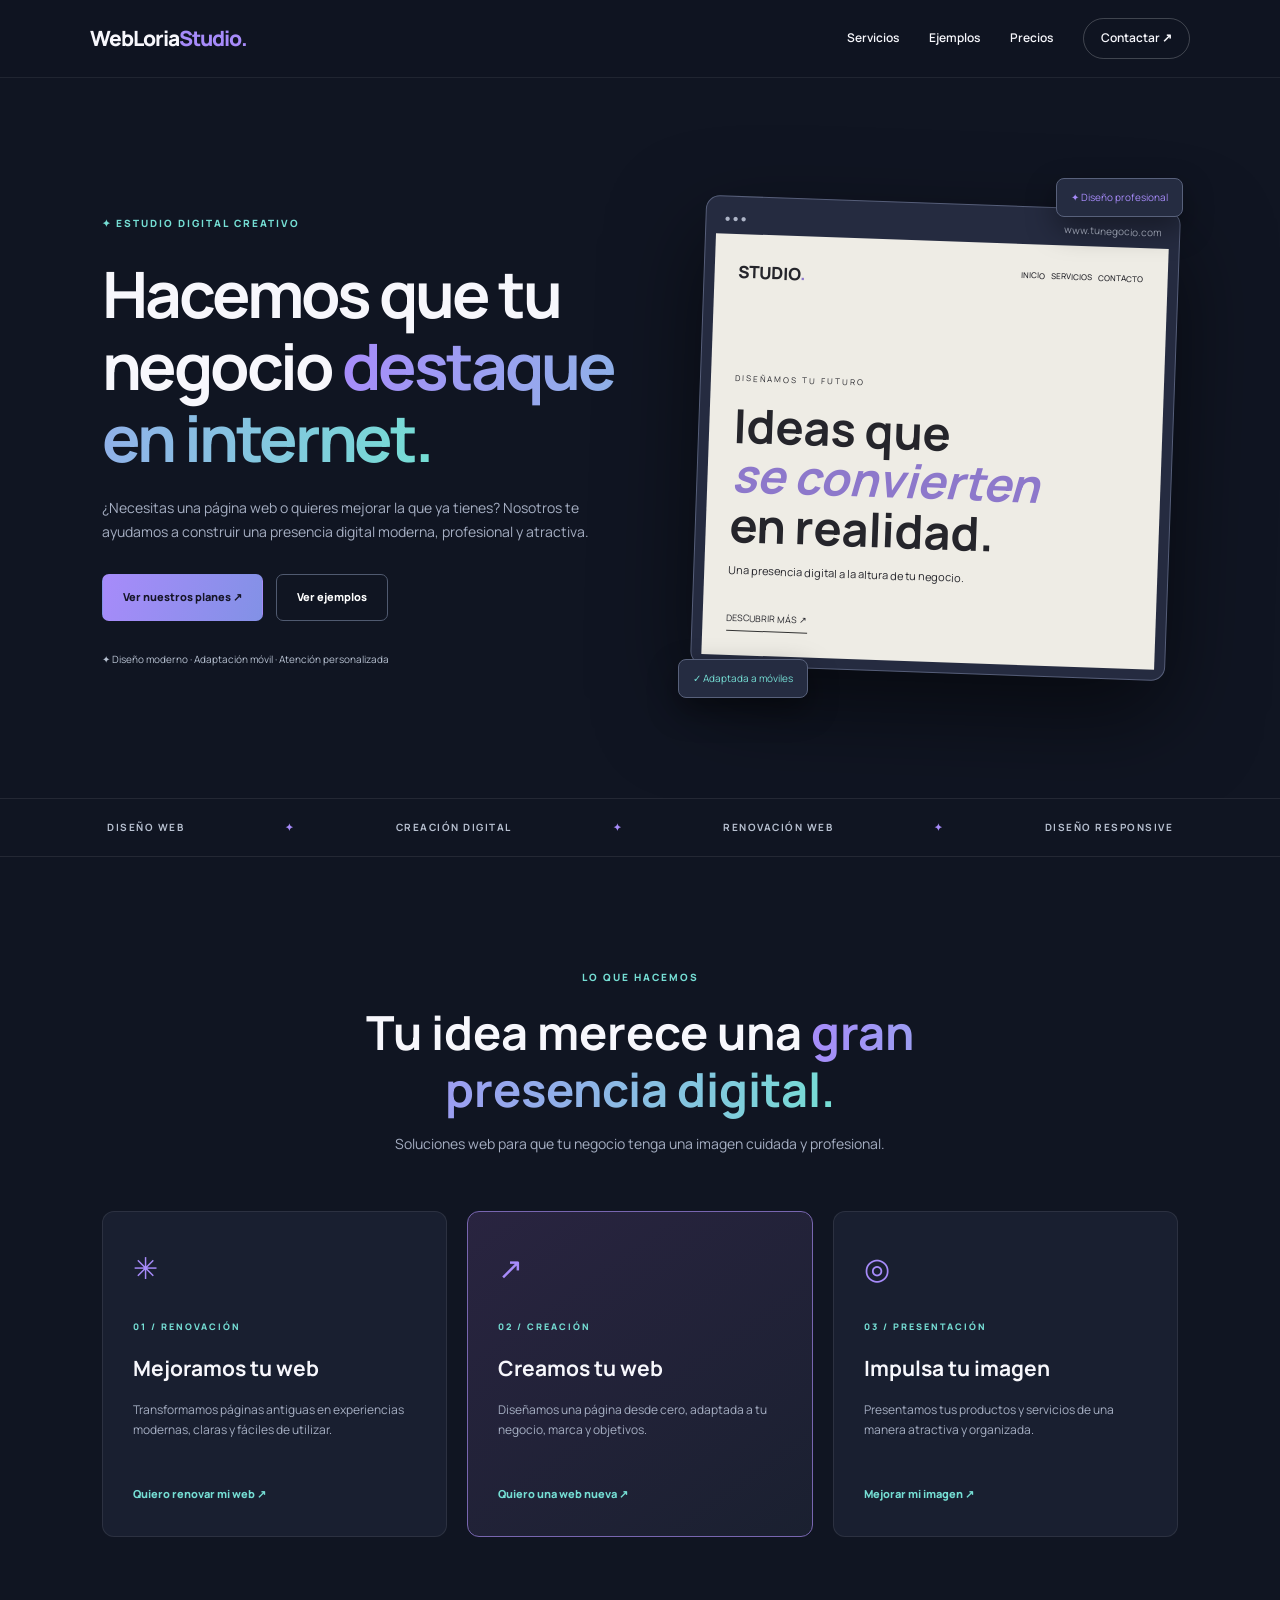
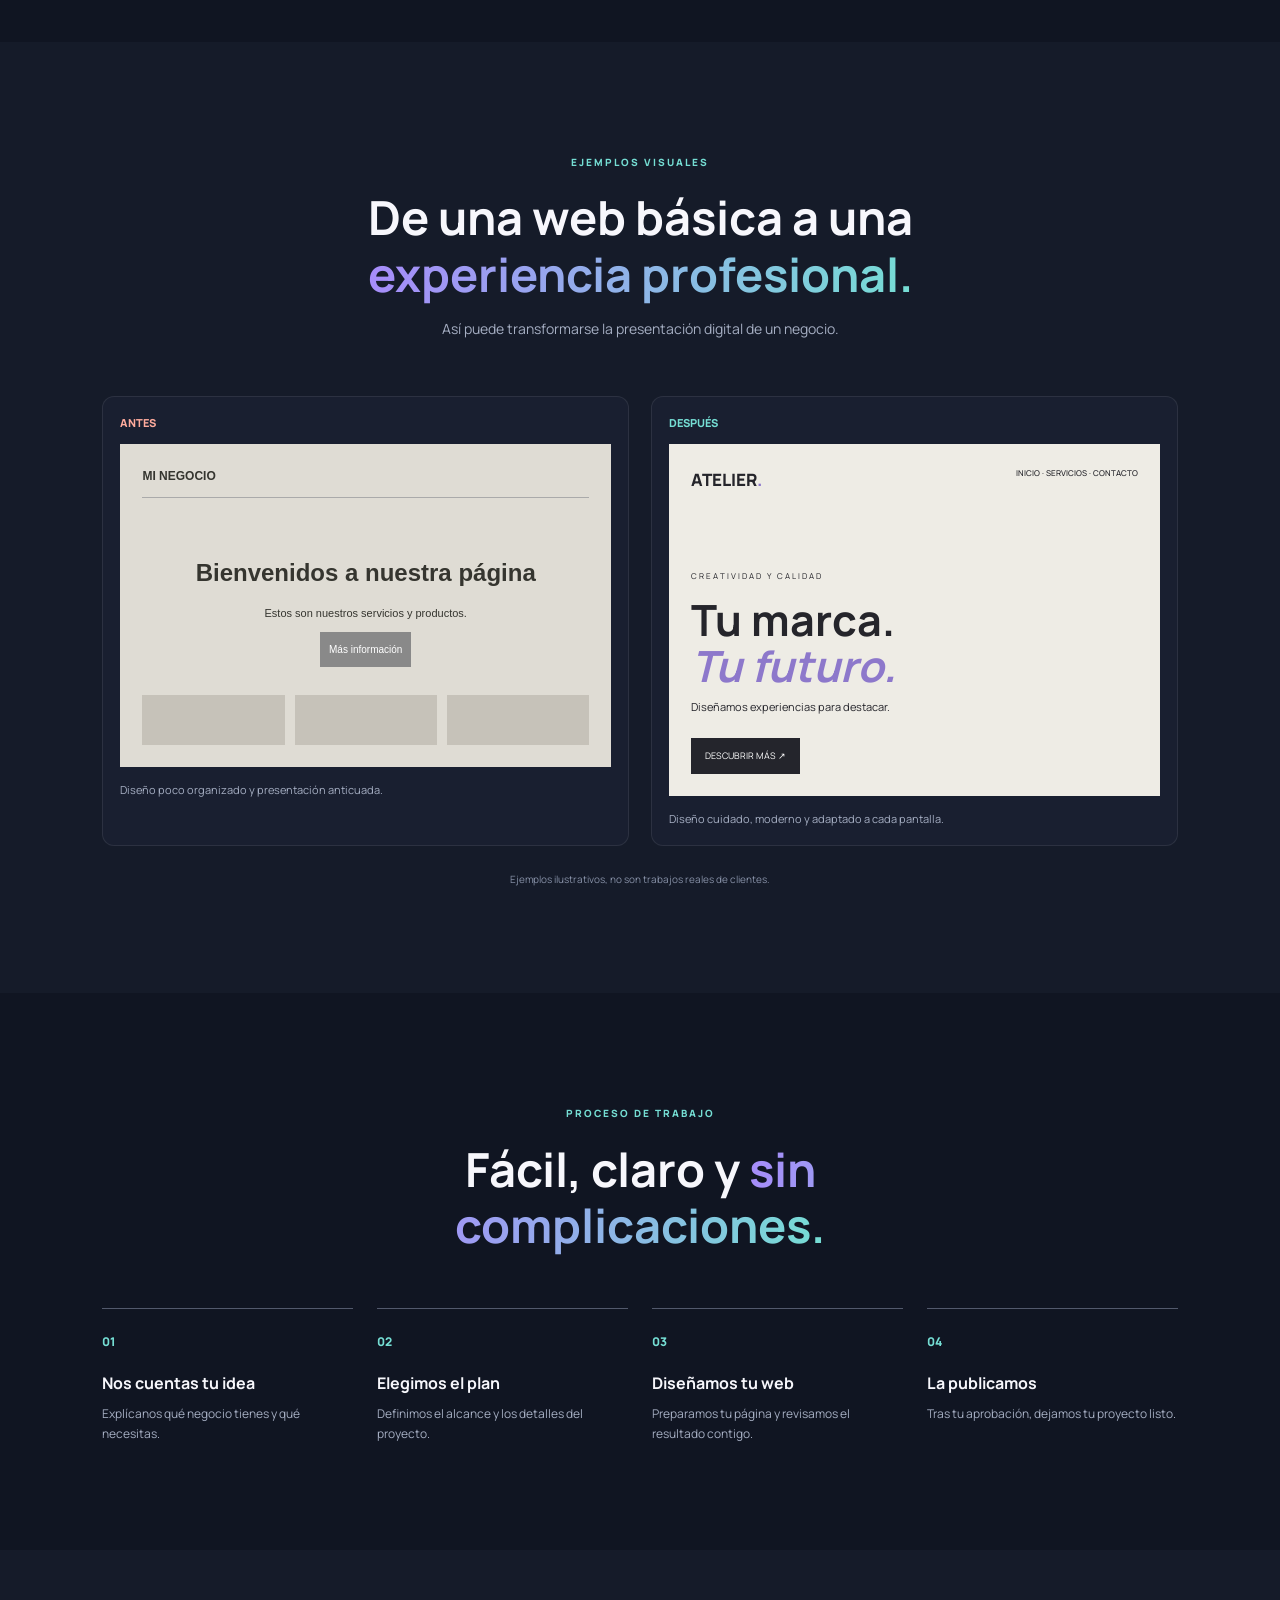
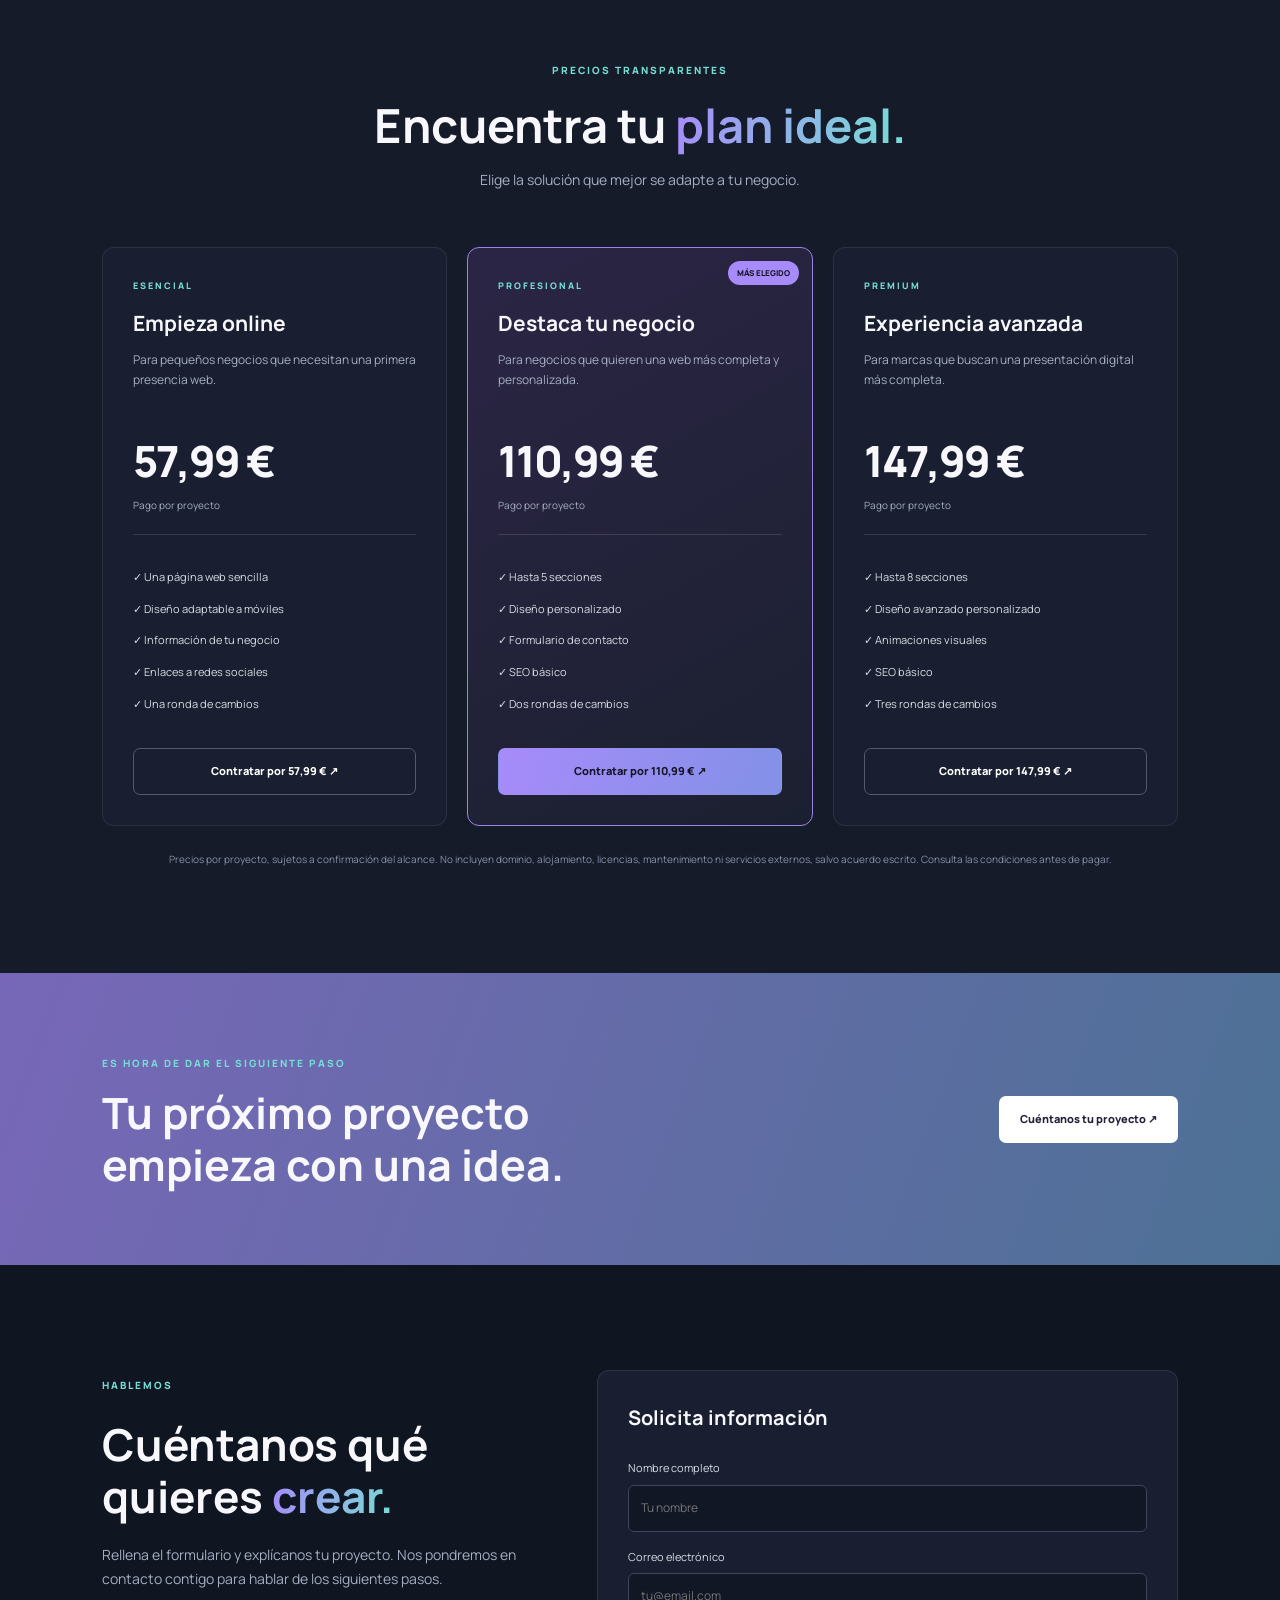
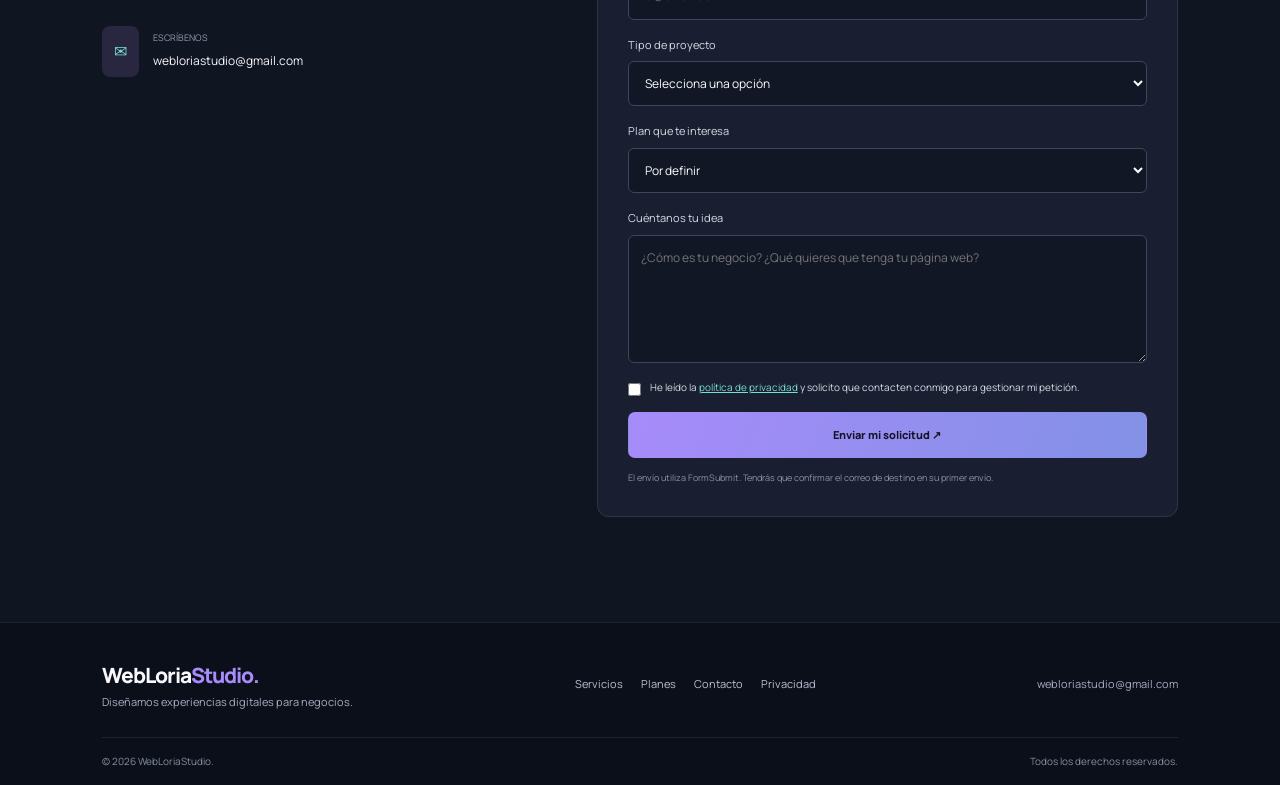
<file: index.html>
<!DOCTYPE html>
<html lang="es">
<head>
<meta charset="UTF-8">
<meta name="viewport" content="width=device-width, initial-scale=1">
<meta name="theme-color" content="#101522">
<meta name="description" content="WebLoriaStudio crea y mejora páginas web profesionales para negocios, autónomos y marcas.">
<title>WebLoriaStudio | Creamos webs para tu negocio</title>
<link rel="stylesheet" href="styles.css">
<link rel="preconnect" href="https://fonts.googleapis.com">
<link href="https://fonts.googleapis.com/css2?family=Manrope:wght@400;500;600;700;800&display=swap" rel="stylesheet">
</head>
<body>

<header class="header">
  <a class="logo" href="#inicio">WebLoria<span>Studio.</span></a>
  <button class="menu-toggle" aria-label="Abrir menú" aria-expanded="false">☰</button>
  <nav class="nav">
    <a href="#servicios">Servicios</a>
    <a href="#proyectos">Ejemplos</a>
    <a href="#planes">Precios</a>
    <a href="#contacto" class="nav-cta">Contactar ↗</a>
  </nav>
</header>

<main>
<section class="hero" id="inicio">
  <div class="hero-content reveal">
    <span class="eyebrow">✦ ESTUDIO DIGITAL CREATIVO</span>
    <h1>Hacemos que tu negocio <span>destaque en internet.</span></h1>
    <p>¿Necesitas una página web o quieres mejorar la que ya tienes? Nosotros te ayudamos a construir una presencia digital moderna, profesional y atractiva.</p>
    <div class="hero-actions">
      <a href="#planes" class="button primary">Ver nuestros planes ↗</a>
      <a href="#proyectos" class="button outline">Ver ejemplos</a>
    </div>
    <div class="trust-line">✦ Diseño moderno · Adaptación móvil · Atención personalizada</div>
  </div>
  <div class="hero-art reveal">
    <div class="mockup">
      <div class="browser-bar"><span>● ● ●</span><span>www.tunegocio.com</span></div>
      <div class="mockup-page">
        <div class="mockup-nav">STUDIO<span>.</span><small>INICIO &nbsp; SERVICIOS &nbsp; CONTACTO</small></div>
        <div class="mockup-content">
          <small>DISEÑAMOS TU FUTURO</small>
          <h2>Ideas que<br><i>se convierten</i><br>en realidad.</h2>
          <p>Una presencia digital a la altura de tu negocio.</p>
          <span class="mockup-link">DESCUBRIR MÁS ↗</span>
        </div>
      </div>
    </div>
    <div class="floating-note note-one">✦ Diseño profesional</div>
    <div class="floating-note note-two">✓ Adaptada a móviles</div>
  </div>
</section>

<div class="ticker">
  <span>DISEÑO WEB</span><span>✦</span>
  <span>CREACIÓN DIGITAL</span><span>✦</span>
  <span>RENOVACIÓN WEB</span><span>✦</span>
  <span>DISEÑO RESPONSIVE</span>
</div>

<section class="section" id="servicios">
  <div class="section-heading reveal">
    <span class="eyebrow">LO QUE HACEMOS</span>
    <h2>Tu idea merece una <span>gran presencia digital.</span></h2>
    <p>Soluciones web para que tu negocio tenga una imagen cuidada y profesional.</p>
  </div>
  <div class="service-grid">
    <article class="service-card reveal">
      <div class="service-icon">✳</div>
      <span class="card-number">01 / RENOVACIÓN</span>
      <h3>Mejoramos tu web</h3>
      <p>Transformamos páginas antiguas en experiencias modernas, claras y fáciles de utilizar.</p>
      <a href="#contacto">Quiero renovar mi web ↗</a>
    </article>
    <article class="service-card highlighted reveal">
      <div class="service-icon">↗</div>
      <span class="card-number">02 / CREACIÓN</span>
      <h3>Creamos tu web</h3>
      <p>Diseñamos una página desde cero, adaptada a tu negocio, marca y objetivos.</p>
      <a href="#contacto">Quiero una web nueva ↗</a>
    </article>
    <article class="service-card reveal">
      <div class="service-icon">◎</div>
      <span class="card-number">03 / PRESENTACIÓN</span>
      <h3>Impulsa tu imagen</h3>
      <p>Presentamos tus productos y servicios de una manera atractiva y organizada.</p>
      <a href="#contacto">Mejorar mi imagen ↗</a>
    </article>
  </div>
</section>

<section class="section dark-section" id="proyectos">
  <div class="section-heading reveal">
    <span class="eyebrow">EJEMPLOS VISUALES</span>
    <h2>De una web básica a una <span>experiencia profesional.</span></h2>
    <p>Así puede transformarse la presentación digital de un negocio.</p>
  </div>
  <div class="examples-grid">
    <article class="example-card reveal">
      <span class="before">ANTES</span>
      <div class="demo old-demo">
        <h3>MI NEGOCIO</h3>
        <hr>
        <h2>Bienvenidos a nuestra página</h2>
        <p>Estos son nuestros servicios y productos.</p>
        <button>Más información</button>
        <div class="old-boxes"><i></i><i></i><i></i></div>
      </div>
      <p>Diseño poco organizado y presentación anticuada.</p>
    </article>
    <article class="example-card reveal">
      <span class="after">DESPUÉS</span>
      <div class="demo new-demo">
        <div class="demo-nav">ATELIER<span>.</span><small>INICIO · SERVICIOS · CONTACTO</small></div>
        <div class="demo-content">
          <small>CREATIVIDAD Y CALIDAD</small>
          <h2>Tu marca.<br><i>Tu futuro.</i></h2>
          <p>Diseñamos experiencias para destacar.</p>
          <button>DESCUBRIR MÁS ↗</button>
        </div>
      </div>
      <p>Diseño cuidado, moderno y adaptado a cada pantalla.</p>
    </article>
  </div>
  <p class="disclaimer">Ejemplos ilustrativos, no son trabajos reales de clientes.</p>
</section>

<section class="section">
  <div class="section-heading reveal">
    <span class="eyebrow">PROCESO DE TRABAJO</span>
    <h2>Fácil, claro y <span>sin complicaciones.</span></h2>
  </div>
  <div class="steps">
    <article class="step reveal"><span>01</span><h3>Nos cuentas tu idea</h3><p>Explícanos qué negocio tienes y qué necesitas.</p></article>
    <article class="step reveal"><span>02</span><h3>Elegimos el plan</h3><p>Definimos el alcance y los detalles del proyecto.</p></article>
    <article class="step reveal"><span>03</span><h3>Diseñamos tu web</h3><p>Preparamos tu página y revisamos el resultado contigo.</p></article>
    <article class="step reveal"><span>04</span><h3>La publicamos</h3><p>Tras tu aprobación, dejamos tu proyecto listo.</p></article>
  </div>
</section>

<section class="section dark-section" id="planes">
  <div class="section-heading reveal">
    <span class="eyebrow">PRECIOS TRANSPARENTES</span>
    <h2>Encuentra tu <span>plan ideal.</span></h2>
    <p>Elige la solución que mejor se adapte a tu negocio.</p>
  </div>

  <div class="pricing-grid">
    <article class="price-card reveal">
      <span class="plan-label">ESENCIAL</span>
      <h3>Empieza online</h3>
      <p>Para pequeños negocios que necesitan una primera presencia web.</p>
      <div class="price">57,99 €</div>
      <span class="price-note">Pago por proyecto</span>
      <hr>
      <ul>
        <li>✓ Una página web sencilla</li>
        <li>✓ Diseño adaptable a móviles</li>
        <li>✓ Información de tu negocio</li>
        <li>✓ Enlaces a redes sociales</li>
        <li>✓ Una ronda de cambios</li>
      </ul>
      <a class="button outline full" href="https://buy.stripe.com/3cI6oJ6O9dQdf0k2Py6Ri04">Contratar por 57,99 € ↗</a>
    </article>

    <article class="price-card featured-price reveal">
      <span class="popular">MÁS ELEGIDO</span>
      <span class="plan-label">PROFESIONAL</span>
      <h3>Destaca tu negocio</h3>
      <p>Para negocios que quieren una web más completa y personalizada.</p>
      <div class="price">110,99 €</div>
      <span class="price-note">Pago por proyecto</span>
      <hr>
      <ul>
        <li>✓ Hasta 5 secciones</li>
        <li>✓ Diseño personalizado</li>
        <li>✓ Formulario de contacto</li>
        <li>✓ SEO básico</li>
        <li>✓ Dos rondas de cambios</li>
      </ul>
      <a class="button primary full" href="https://buy.stripe.com/4gM14p3BXcM9dWg2Py6Ri05">Contratar por 110,99 € ↗</a>
    </article>

    <article class="price-card reveal">
      <span class="plan-label">PREMIUM</span>
      <h3>Experiencia avanzada</h3>
      <p>Para marcas que buscan una presentación digital más completa.</p>
      <div class="price">147,99 €</div>
      <span class="price-note">Pago por proyecto</span>
      <hr>
      <ul>
        <li>✓ Hasta 8 secciones</li>
        <li>✓ Diseño avanzado personalizado</li>
        <li>✓ Animaciones visuales</li>
        <li>✓ SEO básico</li>
        <li>✓ Tres rondas de cambios</li>
      </ul>
      <a class="button outline full" href="https://buy.stripe.com/28E5kF3BXaE119uduc6Ri06">Contratar por 147,99 € ↗</a>
    </article>
  </div>
  <p class="disclaimer">Precios por proyecto, sujetos a confirmación del alcance. No incluyen dominio, alojamiento, licencias, mantenimiento ni servicios externos, salvo acuerdo escrito. Consulta las condiciones antes de pagar.</p>
</section>

<section class="banner">
  <div>
    <span class="eyebrow">ES HORA DE DAR EL SIGUIENTE PASO</span>
    <h2>Tu próximo proyecto<br>empieza con una idea.</h2>
  </div>
  <a href="#contacto" class="button light-button">Cuéntanos tu proyecto ↗</a>
</section>

<section class="section contact-section" id="contacto">
  <div class="contact-copy reveal">
    <span class="eyebrow">HABLEMOS</span>
    <h2>Cuéntanos qué quieres <span>crear.</span></h2>
    <p>Rellena el formulario y explícanos tu proyecto. Nos pondremos en contacto contigo para hablar de los siguientes pasos.</p>
    <div class="contact-email">
      <span>✉</span>
      <div><small>ESCRÍBENOS</small><a href="mailto:webloriastudio@gmail.com">webloriastudio@gmail.com</a></div>
    </div>
  </div>

  <form class="contact-form reveal" action="https://formsubmit.co/webloriastudio@gmail.com" method="POST">
    <input type="hidden" name="_subject" value="Nueva solicitud - WebLoriaStudio">
    <input type="hidden" name="_template" value="table">
    <input type="hidden" name="_captcha" value="true">

    <h3>Solicita información</h3>
    <label>Nombre completo
      <input name="Nombre" type="text" maxlength="100" required placeholder="Tu nombre">
    </label>
    <label>Correo electrónico
      <input name="Email" type="email" maxlength="160" required placeholder="tu@email.com">
    </label>
    <label>Tipo de proyecto
      <select name="Servicio" required>
        <option value="">Selecciona una opción</option>
        <option>Crear una página web</option>
        <option>Mejorar una página existente</option>
        <option>Otro servicio</option>
      </select>
    </label>
    <label>Plan que te interesa
      <select name="Plan">
        <option>Por definir</option>
        <option>Esencial - 57,99 €</option>
        <option>Profesional - 110,99 €</option>
        <option>Premium - 147,99 €</option>
      </select>
    </label>
    <label>Cuéntanos tu idea
      <textarea name="Mensaje" rows="5" maxlength="3000" required placeholder="¿Cómo es tu negocio? ¿Qué quieres que tenga tu página web?"></textarea>
    </label>
    <label class="consent">
      <input type="checkbox" name="Aceptacion_privacidad" value="Aceptada" required>
      <span>He leído la <a href="privacidad.html" target="_blank">política de privacidad</a> y solicito que contacten conmigo para gestionar mi petición.</span>
    </label>
    <button class="button primary full" type="submit">Enviar mi solicitud ↗</button>
    <small class="form-note">El envío utiliza FormSubmit. Tendrás que confirmar el correo de destino en su primer envío.</small>
  </form>
</section>
</main>

<footer>
  <div class="footer-main">
    <div><a class="logo" href="#inicio">WebLoria<span>Studio.</span></a><p>Diseñamos experiencias digitales para negocios.</p></div>
    <div class="footer-links">
      <a href="#servicios">Servicios</a>
      <a href="#planes">Planes</a>
      <a href="#contacto">Contacto</a>
      <a href="privacidad.html">Privacidad</a>
    </div>
    <a href="mailto:webloriastudio@gmail.com">webloriastudio@gmail.com</a>
  </div>
  <div class="footer-bottom">
    <span>© <span id="year"></span> WebLoriaStudio.</span>
    <span>Todos los derechos reservados.</span>
  </div>
</footer>

<script src="script.js"></script>
</body>
</html>
</file>
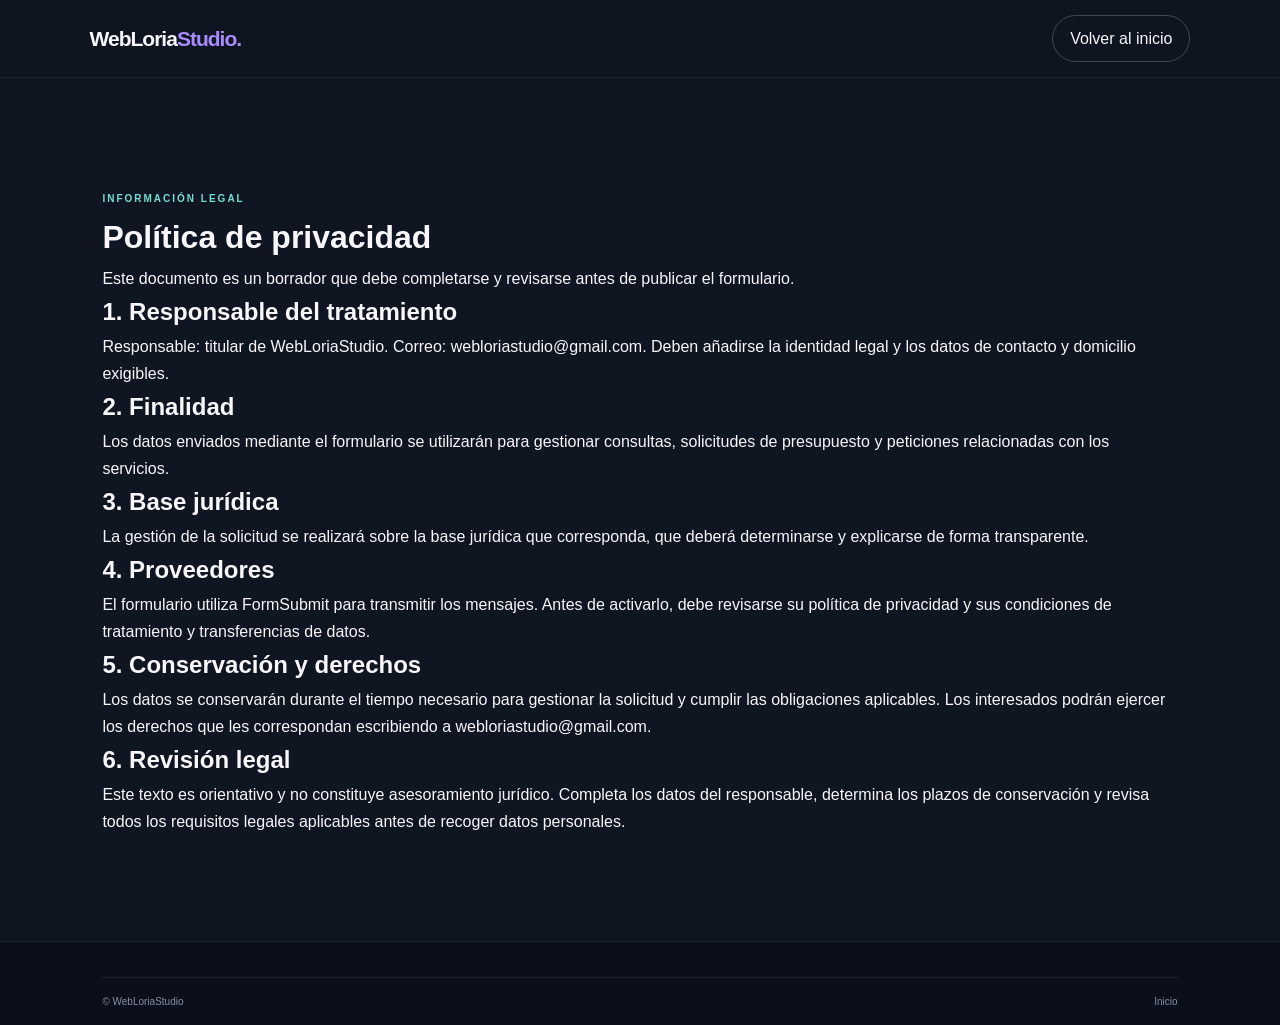
<file: privacidad.html>
<!DOCTYPE html>
<html lang="es">
<head>
<meta charset="UTF-8">
<meta name="viewport" content="width=device-width, initial-scale=1">
<title>Privacidad | WebLoriaStudio</title>
<link rel="stylesheet" href="styles.css">
</head>
<body>
<header class="header">
  <a class="logo" href="index.html">WebLoria<span>Studio.</span></a>
  <a href="index.html" class="nav-cta">Volver al inicio</a>
</header>

<main class="section">
  <span class="eyebrow">INFORMACIÓN LEGAL</span>
  <h1>Política de privacidad</h1>
  <p>Este documento es un borrador que debe completarse y revisarse antes de publicar el formulario.</p>

  <h2>1. Responsable del tratamiento</h2>
  <p>Responsable: titular de WebLoriaStudio. Correo: webloriastudio@gmail.com. Deben añadirse la identidad legal y los datos de contacto y domicilio exigibles.</p>

  <h2>2. Finalidad</h2>
  <p>Los datos enviados mediante el formulario se utilizarán para gestionar consultas, solicitudes de presupuesto y peticiones relacionadas con los servicios.</p>

  <h2>3. Base jurídica</h2>
  <p>La gestión de la solicitud se realizará sobre la base jurídica que corresponda, que deberá determinarse y explicarse de forma transparente.</p>

  <h2>4. Proveedores</h2>
  <p>El formulario utiliza FormSubmit para transmitir los mensajes. Antes de activarlo, debe revisarse su política de privacidad y sus condiciones de tratamiento y transferencias de datos.</p>

  <h2>5. Conservación y derechos</h2>
  <p>Los datos se conservarán durante el tiempo necesario para gestionar la solicitud y cumplir las obligaciones aplicables. Los interesados podrán ejercer los derechos que les correspondan escribiendo a webloriastudio@gmail.com.</p>

  <h2>6. Revisión legal</h2>
  <p>Este texto es orientativo y no constituye asesoramiento jurídico. Completa los datos del responsable, determina los plazos de conservación y revisa todos los requisitos legales aplicables antes de recoger datos personales.</p>
</main>

<footer>
  <div class="footer-bottom">
    <span>© WebLoriaStudio</span>
    <a href="index.html">Inicio</a>
  </div>
</footer>
</body>
</html>
</file>
<file: styles.css>
:root {
  --bg:#101522;
  --panel:#191f30;
  --panel2:#20283b;
  --purple:#a78bfa;
  --cyan:#75ded4;
  --white:#f7f7fc;
  --muted:#a5aec2;
}

*{margin:0;padding:0;box-sizing:border-box}
html{scroll-behavior:smooth;scroll-padding-top:90px}
body{font-family:'Manrope',sans-serif;background:var(--bg);color:var(--white);line-height:1.7}
a{text-decoration:none;color:inherit}
button,input,select,textarea{font:inherit}
.header{height:78px;padding:0 7%;display:flex;align-items:center;justify-content:space-between;position:sticky;top:0;z-index:100;background:#101522ed;backdrop-filter:blur(16px);border-bottom:1px solid #ffffff12}
.logo{font-size:21px;font-weight:800;letter-spacing:-1px}
.logo span{color:var(--purple)}
.nav{display:flex;align-items:center;gap:30px;font-size:12px;font-weight:600}
.nav a:hover,.footer-links a:hover{color:var(--cyan)}
.nav-cta{border:1px solid #ffffff35;padding:9px 17px;border-radius:30px}
.menu-toggle{display:none;background:none;color:white;border:0;font-size:26px;cursor:pointer}

.hero{min-height:680px;padding:95px 8%;display:grid;grid-template-columns:1.05fr .95fr;align-items:center;gap:55px;overflow:hidden}
.eyebrow{color:var(--cyan);font-size:10px;letter-spacing:2px;font-weight:800}
.hero h1{font-size:clamp(42px,5vw,65px);line-height:1.13;letter-spacing:-3px;margin:22px 0}
.hero h1 span,.section-heading h2 span,.contact-copy h2 span{background:linear-gradient(100deg,var(--purple),var(--cyan));background-clip:text;color:transparent}
.hero-content>p,.section-heading>p,.contact-copy>p{color:var(--muted);font-size:14px;max-width:550px}
.hero-actions{display:flex;flex-wrap:wrap;gap:13px;margin-top:30px}
.button{display:inline-flex;justify-content:center;align-items:center;text-align:center;padding:13px 20px;border-radius:7px;font-size:11px;font-weight:800;border:1px solid transparent;cursor:pointer;transition:transform .25s,background .25s,border-color .25s}
.button:hover{transform:translateY(-4px)}
.primary{background:linear-gradient(110deg,var(--purple),#8291e6);color:#151527}
.outline{background:transparent;border-color:#505a70;color:white}
.outline:hover{border-color:var(--cyan);color:var(--cyan)}
.trust-line{margin-top:30px;color:#b7c1d1;font-size:10px}

.hero-art{position:relative;padding:30px 5px}
.mockup{background:#252b40;padding:10px;border:1px solid #565e79;border-radius:14px;transform:rotate(2deg);box-shadow:0 35px 90px #0008;animation:float 6s ease-in-out infinite}
.browser-bar{height:27px;display:flex;justify-content:space-between;padding:3px 8px;color:#aeb5c7;font-size:10px}
.mockup-page{background:#eeece5;color:#25252b;min-height:380px;padding:24px}
.mockup-nav{font-size:17px;font-weight:800}
.mockup-nav>span,.demo-nav>span{color:#8d78cb}
.mockup-nav small,.demo-nav small{float:right;font-size:8px;font-weight:500}
.mockup-content{margin-top:75px}
.mockup-content>small,.demo-content>small{font-size:8px;letter-spacing:2px}
.mockup-content h2{font-size:47px;line-height:1.05;margin:12px 0}
.mockup-content h2 i,.demo-content h2 i{color:#8d78cb}
.mockup-content p,.demo-content p{font-size:11px;margin:10px 0}
.mockup-link{display:inline-block;border-bottom:1px solid #333;font-size:9px;margin-top:20px;padding-bottom:5px}
.floating-note{position:absolute;background:#252c41;border:1px solid #58617b;border-radius:8px;padding:10px 14px;font-size:10px;box-shadow:0 12px 30px #0006}
.note-one{top:5px;right:-5px;color:var(--purple)}
.note-two{bottom:5px;left:-15px;color:var(--cyan)}

.ticker{padding:20px 5%;border-top:1px solid #ffffff15;border-bottom:1px solid #ffffff15;display:flex;justify-content:space-around;align-items:center;gap:15px;flex-wrap:wrap;color:#b8c1d1;font-size:10px;font-weight:700;letter-spacing:1.5px}
.ticker span:nth-child(even){color:var(--purple)}
.section{padding:105px 8%}
.dark-section{background:#151b29}
.section-heading{text-align:center;max-width:700px;margin:0 auto 55px}
.section-heading h2{font-size:clamp(32px,4vw,47px);line-height:1.2;margin:15px 0}
.section-heading>p{margin:auto}
.service-grid,.pricing-grid{display:grid;grid-template-columns:repeat(3,1fr);gap:20px}
.service-card,.price-card{background:var(--panel);border:1px solid #ffffff15;border-radius:12px;padding:30px;transition:transform .3s,border-color .3s}
.service-card:hover,.price-card:hover{transform:translateY(-8px);border-color:var(--purple)}
.service-card.highlighted{background:linear-gradient(145deg,#292440,#1a2030);border-color:#7866b0}
.service-icon{font-size:30px;color:var(--purple);margin-bottom:18px}
.card-number,.plan-label{font-size:9px;letter-spacing:2px;color:var(--cyan);font-weight:800}
.service-card h3,.price-card h3{font-size:21px;margin:13px 0}
.service-card p,.price-card>p{color:var(--muted);font-size:12px;min-height:65px}
.service-card>a{display:inline-block;color:var(--cyan);font-size:11px;font-weight:800;margin-top:20px}

.examples-grid{display:grid;grid-template-columns:1fr 1fr;gap:22px}
.example-card{padding:17px;background:var(--panel);border:1px solid #ffffff15;border-radius:12px}
.before,.after{display:block;font-size:11px;font-weight:800;margin-bottom:12px}
.before{color:#ffab9d}.after{color:var(--cyan)}
.demo{min-height:310px;padding:22px;overflow:hidden}
.old-demo{background:#dfdcd4;color:#35352f;text-align:center;font-family:Arial,sans-serif}
.old-demo h3{text-align:left;font-size:12px}
.old-demo hr{margin-top:10px;border:0;border-top:1px solid #aaa}
.old-demo h2{margin-top:55px;font-size:24px}
.old-demo p{font-size:11px;margin:10px}
.old-demo button{background:#898989;color:white;border:0;padding:9px;font-size:10px}
.old-boxes{display:flex;gap:10px;margin-top:28px}
.old-boxes i{height:50px;background:#c6c2b9;flex:1}
.new-demo{background:#eeece5;color:#25252b;position:relative}
.demo-nav{font-size:17px;font-weight:800}
.demo-content{margin-top:65px}
.demo-content h2{font-size:43px;line-height:1.05;margin:10px 0}
.demo-content button{background:#24252c;color:white;padding:10px 14px;border:0;font-size:9px;margin-top:12px}
.example-card>p{font-size:11px;color:var(--muted);margin-top:14px}
.disclaimer{text-align:center;font-size:10px;color:#8791a7;margin-top:25px}

.steps{display:grid;grid-template-columns:repeat(4,1fr);gap:24px}
.step{border-top:1px solid #52596c;padding-top:18px}
.step>span{color:var(--cyan);font-size:12px;font-weight:800}
.step h3{font-size:16px;margin:15px 0 7px}
.step p{color:var(--muted);font-size:12px}

.price-card{position:relative;display:flex;flex-direction:column}
.price-card.featured-price{background:linear-gradient(150deg,#2b2545,#1b2030);border-color:#9d83e3}
.popular{position:absolute;right:13px;top:13px;padding:5px 9px;border-radius:30px;background:var(--purple);color:#171526;font-size:8px;font-weight:800}
.price-card h3{margin:13px 0 8px}
.price-card>p{min-height:58px}
.price{font-size:43px;letter-spacing:-2px;font-weight:800;margin-top:16px}
.price-note{font-size:10px;color:var(--muted)}
.price-card hr{border:0;border-top:1px solid #ffffff20;margin:20px 0}
.price-card ul{list-style:none;flex:1;margin-bottom:22px}
.price-card li{font-size:11px;color:#d8dbe5;margin:13px 0}
.full{width:100%}

.banner{padding:75px 8%;background:linear-gradient(110deg,#7867b8,#4d7195);display:flex;justify-content:space-between;align-items:center;gap:25px}
.banner h2{font-size:clamp(29px,4vw,43px);line-height:1.2;margin-top:12px}
.light-button{background:white;color:#252039}

.contact-section{display:grid;grid-template-columns:.85fr 1.15fr;gap:65px;align-items:start}
.contact-copy h2{font-size:44px;line-height:1.2;margin:20px 0}
.contact-email{display:flex;gap:14px;align-items:center;margin-top:35px}
.contact-email>span{padding:12px;background:#292640;color:var(--cyan);border-radius:8px}
.contact-email small{display:block;font-size:9px;color:#939db0}
.contact-email a{font-size:12px}
.contact-form{padding:30px;background:var(--panel);border:1px solid #ffffff17;border-radius:12px}
.contact-form h3{font-size:20px;margin-bottom:24px}
.contact-form>label{display:block;font-size:11px;color:#d7dbe5;margin-bottom:16px}
.contact-form input:not([type=checkbox]),.contact-form select,.contact-form textarea{display:block;width:100%;margin-top:7px;background:#111725;border:1px solid #3c465e;border-radius:6px;color:white;padding:12px;font-size:12px}
.contact-form input:focus,.contact-form select:focus,.contact-form textarea:focus{outline:1px solid var(--purple)}
.contact-form textarea{resize:vertical}
.consent{display:flex!important;align-items:flex-start;gap:9px;font-size:10px!important;line-height:1.6}
.consent input{margin-top:4px;accent-color:var(--purple)}
.consent a{color:var(--cyan);text-decoration:underline}
.form-note{display:block;font-size:9px;color:#8993a8;margin-top:12px}

footer{background:#0b0f19;padding:35px 8% 15px;border-top:1px solid #ffffff15}
.footer-main{display:flex;justify-content:space-between;align-items:center;gap:20px;padding-bottom:25px;flex-wrap:wrap}
.footer-main p,.footer-main>a:last-child{color:var(--muted);font-size:11px}
.footer-links{display:flex;gap:18px;flex-wrap:wrap;font-size:11px;color:#b8c1d1}
.footer-bottom{border-top:1px solid #ffffff15;padding-top:15px;display:flex;justify-content:space-between;color:#858fa3;font-size:10px}

.reveal{opacity:0;transform:translateY(25px);transition:opacity .7s ease,transform .7s ease}
.reveal.visible{opacity:1;transform:translateY(0)}
@keyframes float{0%,100%{transform:translateY(0) rotate(2deg)}50%{transform:translateY(-12px) rotate(1deg)}}

@media(prefers-reduced-motion:reduce){
  *,*::before,*::after{scroll-behavior:auto!important;animation:none!important;transition:none!important}
  .reveal{opacity:1;transform:none}
}
@media(max-width:900px){
  .hero{gap:25px}
  .hero h1{font-size:48px}
  .price-card{padding:22px}
  .contact-section{gap:30px}
}
@media(max-width:680px){
  .header{height:70px;padding:0 6%}
  .menu-toggle{display:block}
  .nav{display:none;position:absolute;top:70px;left:0;right:0;padding:22px;background:#151b29;flex-direction:column;align-items:stretch;gap:20px}
  .nav.open{display:flex}
  .hero{grid-template-columns:1fr;padding:75px 7%;gap:30px}
  .hero h1{font-size:44px;letter-spacing:-2px}
  .hero-art{margin:15px 5px}
  .mockup-page{min-height:320px}
  .section{padding:80px 7%}
  .service-grid,.pricing-grid,.examples-grid,.contact-section{grid-template-columns:1fr}
  .steps{grid-template-columns:1fr 1fr}
  .banner{flex-direction:column;align-items:flex-start;padding:65px 7%}
  .footer-main{align-items:flex-start;flex-direction:column}
  .footer-bottom{gap:10px;flex-direction:column}
}
@media(max-width:380px){
  .hero h1{font-size:37px}
  .steps{grid-template-columns:1fr}
  .price{font-size:37px}
}
</file>
